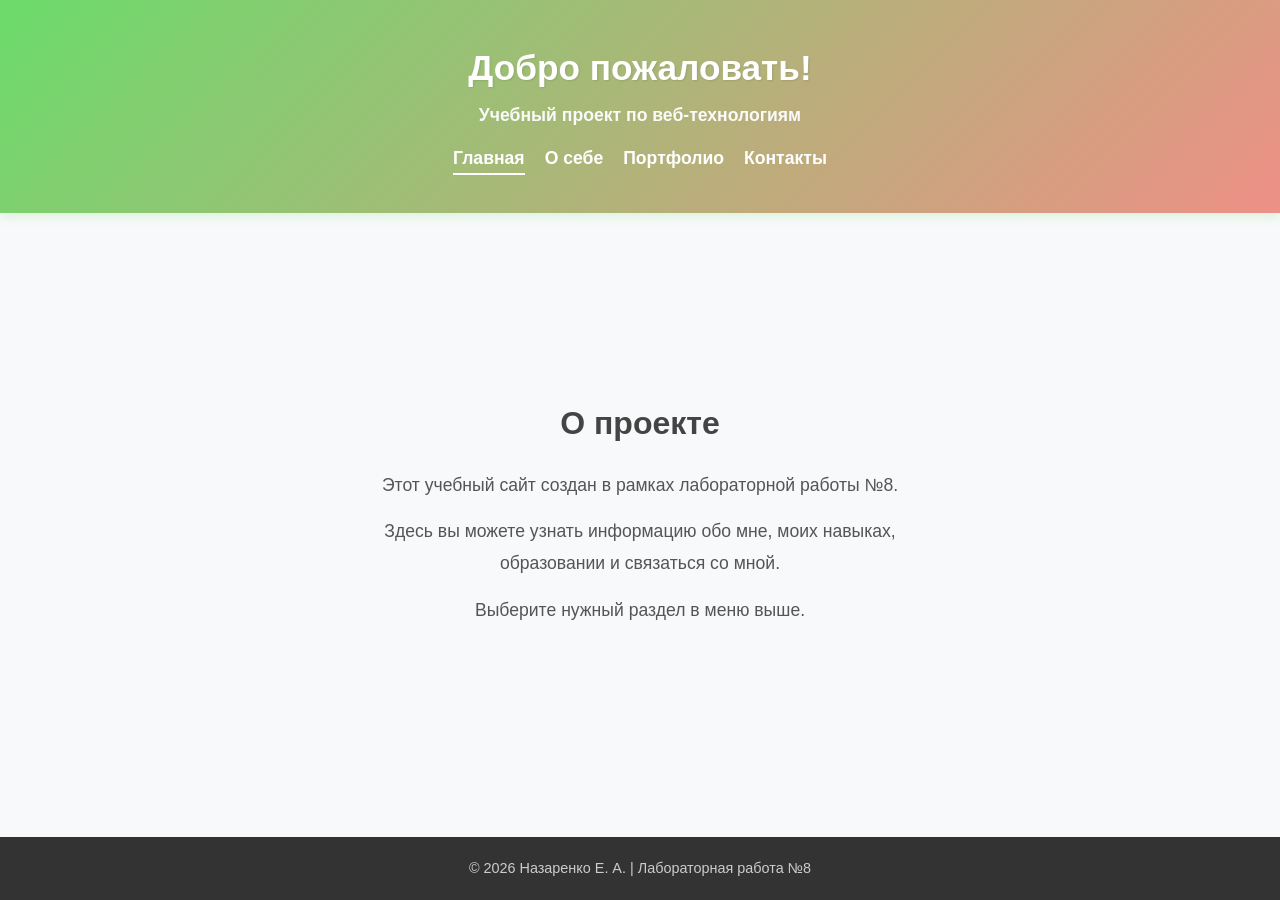
<file: index.html>
<!DOCTYPE html>
<html lang="ru">
<head>
    <meta charset="UTF-8">
    <meta name="viewport" content="width=device-width, initial-scale=1.0">
    <title>Главная | Назаренко Е. А.</title>
    <meta name="description" content="Учебный проект студентки РГУ им. Косыгина. Лабораторная работа №8 по веб-технологиям: изучение принципов работы поисковых систем и SEO.">
    <link rel="stylesheet" href="css/style.css">
</head>
<body>

    <header class="hero">
        <h1>Добро пожаловать!</h1>
        <p class="subtitle">Учебный проект по веб-технологиям</p>
        <nav>
            <ul>
                <li><a href="index.html" class="active">Главная</a></li>
                <li><a href="about.html">О себе</a></li>
                <li><a href="portfolio.html">Портфолио</a></li>
                <li><a href="contacts.html">Контакты</a></li>
            </ul>
        </nav>
    </header>

    <main class="home-main">
        <div class="welcome-text">
            <h2>О проекте</h2>
            <p>Этот учебный сайт создан в рамках лабораторной работы №8.</p>
            <p>Здесь вы можете узнать информацию обо мне, моих навыках, образовании и связаться со мной.</p>
            <p>Выберите нужный раздел в меню выше.</p>
        </div>
    </main>

    <footer>
        <p class="copyright">© <span id="year"></span> Назаренко Е. А. | Лабораторная работа №8</p>
    </footer>

    <script src="js/script.js"></script>
</body>
</html>
</file>
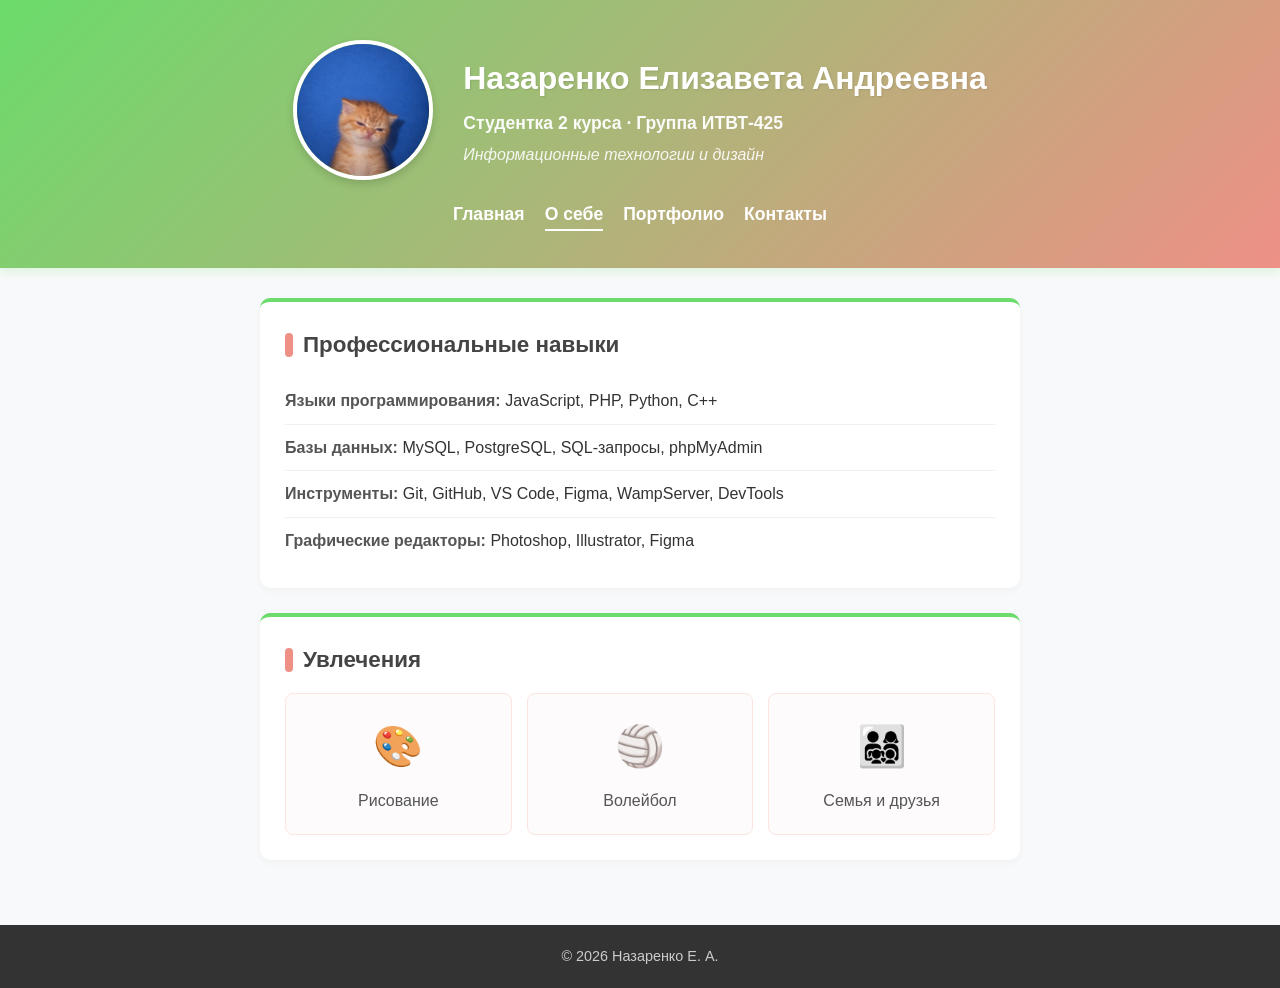
<file: about.html>
<!DOCTYPE html>
<html lang="ru">
<head>
    <meta charset="UTF-8">
    <meta name="viewport" content="width=device-width, initial-scale=1.0">
    <title>О себе | Назаренко Е. А.</title>
    <meta name="description" content="Информация о Назаренко Елизавете Андреевне: профессиональные навыки в веб-разработке, инструменты, базы данных и личные увлечения.">
    <link rel="stylesheet" href="css/style.css">
</head>
<body>

    <header class="hero">
        <div class="hero-content">
            <img src="images/avatar.jpg" alt="Фото Назаренко Е. А." class="avatar">
            <div class="hero-text">
                <h1>Назаренко Елизавета Андреевна</h1>
                <p class="subtitle">Студентка 2 курса · Группа ИТВТ-425</p>
                <p class="specialty">Информационные технологии и дизайн</p>
            </div>
        </div>
        <nav>
            <ul>
                <li><a href="index.html">Главная</a></li>
                 <li><a href="about.html" class="active">О себе</a></li>
                 <li><a href="portfolio.html">Портфолио</a></li>
                 <li><a href="contacts.html">Контакты</a></li>
            </ul>
        </nav>
    </header>

    <main>
        <section class="card">
            <h2>Профессиональные навыки</h2>
            <ul class="skill-list">
                <li><strong>Языки программирования:</strong> JavaScript, PHP, Python, C++</li>
                <li><strong>Базы данных:</strong> MySQL, PostgreSQL, SQL-запросы, phpMyAdmin</li>
                <li><strong>Инструменты:</strong> Git, GitHub, VS Code, Figma, WampServer, DevTools</li>
                <li><strong>Графические редакторы:</strong> Photoshop, Illustrator, Figma</li>
            </ul>
        </section>

        <section class="card">
            <h2>Увлечения</h2>
            <div class="hobbies-grid">
                <div class="hobby-item">
                    <span class="hobby-icon">🎨</span>
                    <h3>Рисование</h3>
                </div>
                <div class="hobby-item">
                    <span class="hobby-icon">🏐</span>
                    <h3>Волейбол</h3>
                </div>
                <div class="hobby-item">
                    <span class="hobby-icon">👨‍👩‍👧‍👦</span>
                    <h3>Семья и друзья</h3>
                </div>
            </div>
        </section>
    </main>

    <footer>
        <p class="copyright">© <span id="year"></span> Назаренко Е. А.</p>
    </footer>

    <script src="js/script.js"></script>
</body>
</html>
</file>
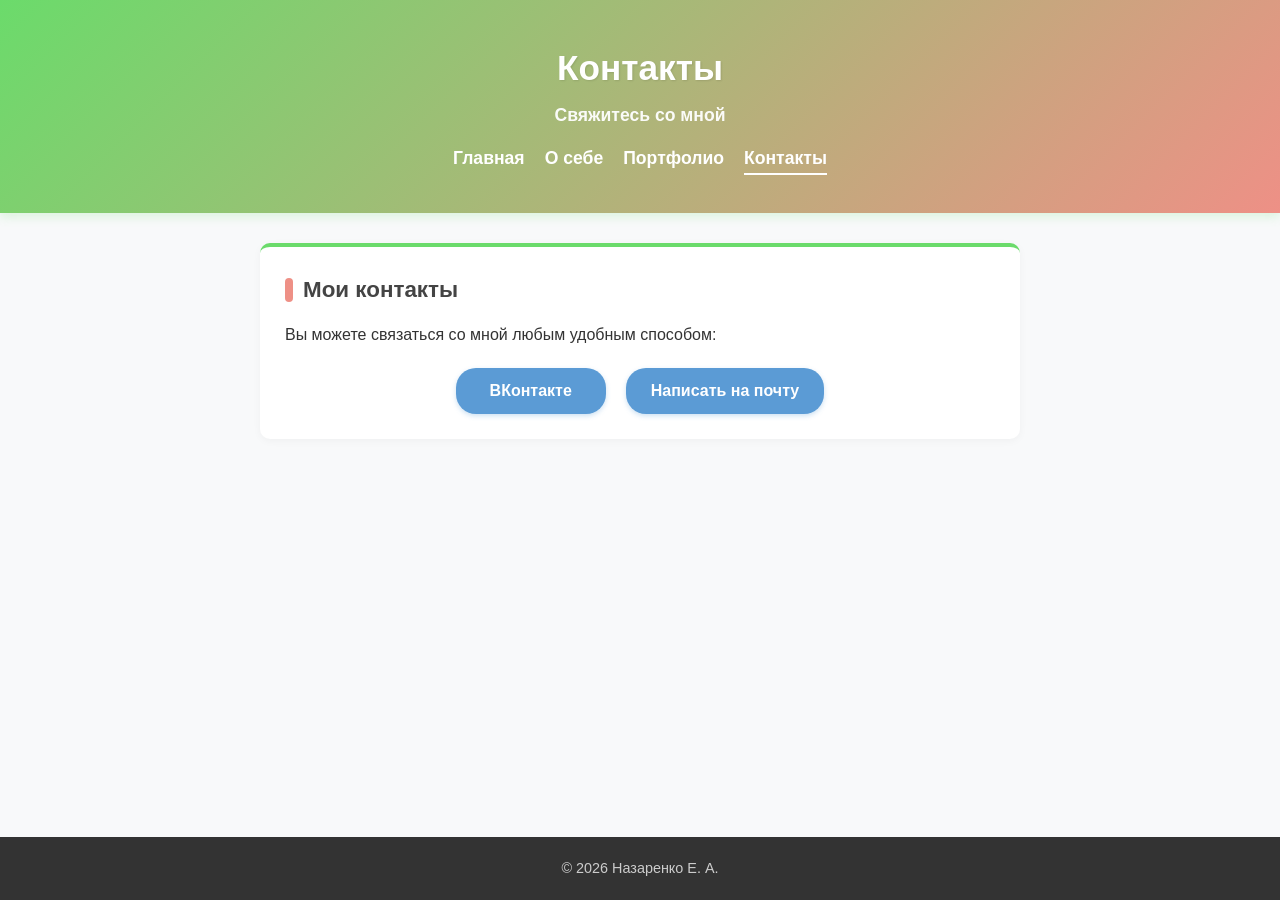
<file: contacts.html>
<!DOCTYPE html>
<html lang="ru">
<head>
    <meta charset="UTF-8">
    <meta name="viewport" content="width=device-width, initial-scale=1.0">
    <title>Контакты | Назаренко Е. А.</title>
    <meta name="description" content="Контакты Назаренко Елизаветы Андреевны. Свяжитесь со мной через ВКонтакте или напишите на электронную почту для сотрудничества.">
    <link rel="stylesheet" href="css/style.css">
</head>
<body>

    <header class="hero">
        <h1>Контакты</h1>
        <p class="subtitle">Свяжитесь со мной</p>
        <nav>
            <ul>
                <li><a href="index.html">Главная</a></li>
                <li><a href="about.html">О себе</a></li>
                <li><a href="portfolio.html">Портфолио</a></li>
                <li><a href="contacts.html" class="active">Контакты</a></li>
             </ul>
        </nav>
    </header>

    <main>
        <section class="card">
            <h2>Мои контакты</h2>
            <p style="margin-bottom: 20px;">Вы можете связаться со мной любым удобным способом:</p>
            
            <div class="contact-links">
                <a href="https://m.vk.ru/shvedkajjj" target="_blank">ВКонтакте</a>
                <a href="mailto:252487@stud.rguk.ru">Написать на почту</a>
            </div>
        </section>
    </main>

    <footer>
        <p class="copyright">© <span id="year"></span> Назаренко Е. А.</p>
    </footer>

    <script src="js/script.js"></script>
</body>
</html>
</file>
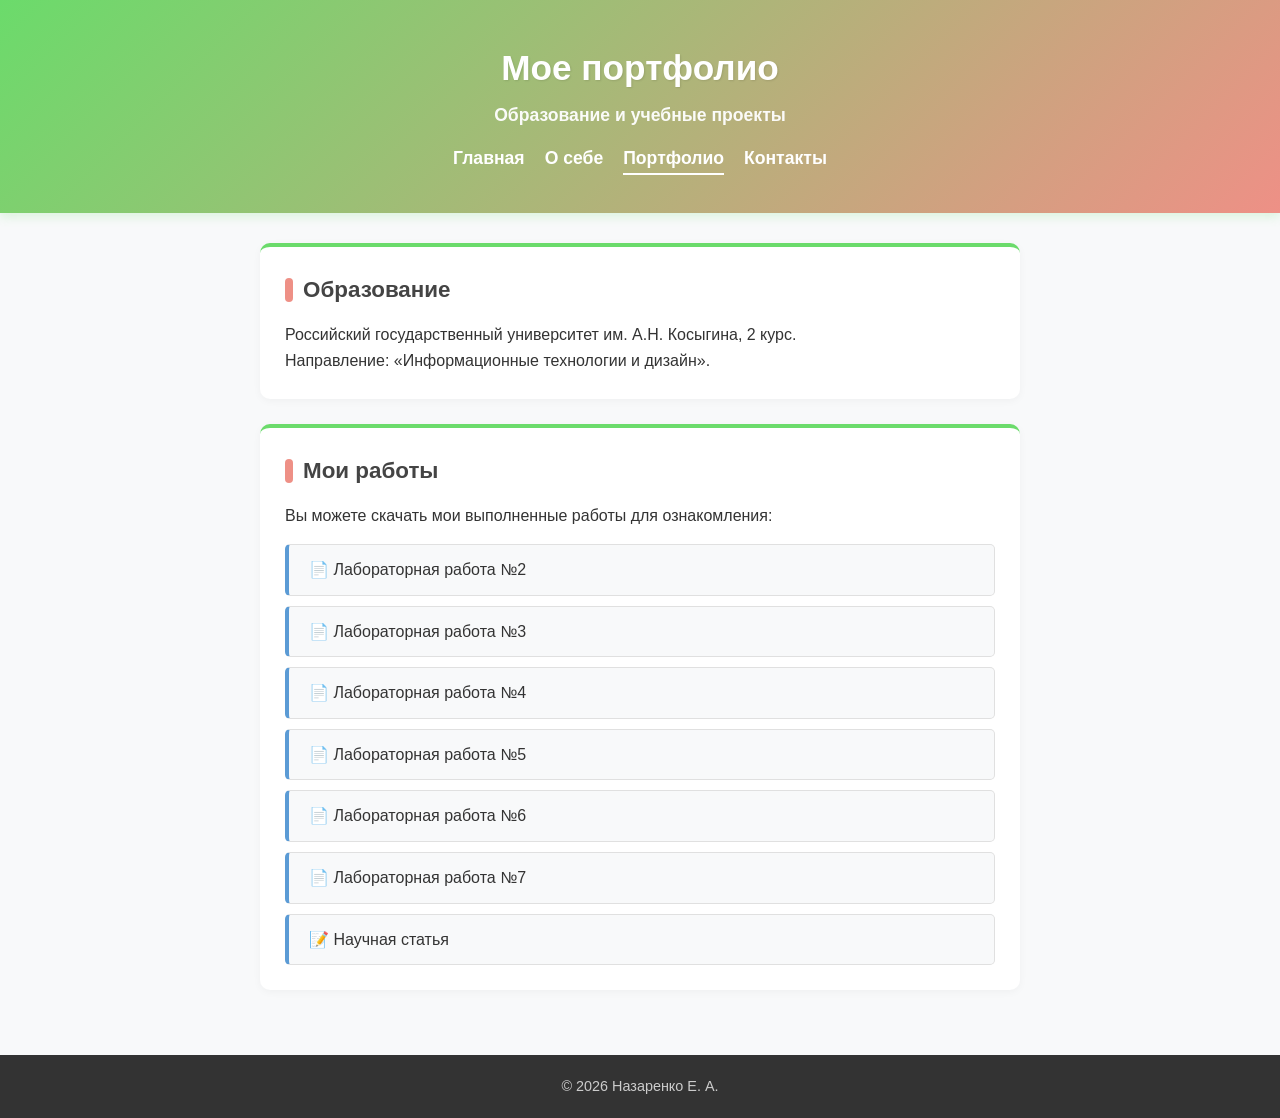
<file: portfolio.html>
<!DOCTYPE html>
<html lang="ru">
<head>
    <meta charset="UTF-8">
    <meta name="viewport" content="width=device-width, initial-scale=1.0">
    <title>Портфолио | Назаренко Е. А.</title>
    <meta name="description" content="Портфолио учебных работ Назаренко Е. А. Скачать выполненные лабораторные работы по веб-технологиям и научную статью.">
    <link rel="stylesheet" href="css/style.css">
</head>
<body>

    <header class="hero">
        <h1>Мое портфолио</h1>
        <p class="subtitle">Образование и учебные проекты</p>
        <nav>
            <ul>
                <li><a href="index.html">Главная</a></li>
                <li><a href="about.html">О себе</a></li>
                <li><a href="portfolio.html" class="active">Портфолио</a></li>
                <li><a href="contacts.html">Контакты</a></li>
            </ul>
        </nav>
    </header>

    <main>
        <section class="card">
            <h2>Образование</h2>
            <p>Российский государственный университет им. А.Н. Косыгина, 2 курс.</p>
            <p>Направление: «Информационные технологии и дизайн».</p>
        </section>

        <section class="card">
            <h2>Мои работы</h2>
            <p>Вы можете скачать мои выполненные работы для ознакомления:</p>
            
            <div class="file-list">
                <a href="files/lr2.docx" download class="file-link">📄 Лабораторная работа №2</a>
                <a href="files/lr3.docx" download class="file-link">📄 Лабораторная работа №3</a>
                <a href="files/lr4.docx" download class="file-link">📄 Лабораторная работа №4</a>
                <a href="files/lr5.docx" download class="file-link">📄 Лабораторная работа №5</a>
                <a href="files/lr6.docx" download class="file-link">📄 Лабораторная работа №6</a>
                <a href="files/lr7.docx" download class="file-link">📄 Лабораторная работа №7</a>
                <a href="files/статья.docx" download class="file-link">📝 Научная статья</a>
            </div>
        </section>
    </main>

    <footer>
        <p class="copyright">© <span id="year"></span> Назаренко Е. А.</p>
    </footer>

    <script src="js/script.js"></script>
</body>
</html>
</file>
<file: css/style.css>
/* --- Базовые настройки --- */
* {
    box-sizing: border-box;
    margin: 0;
    padding: 0;
}

body {
    font-family: 'Segoe UI', Arial, sans-serif;
    background-color: #f8f9fa; /* Очень светлый фон */
    color: #333;
    line-height: 1.6;
    display: flex;
    flex-direction: column;
    min-height: 100vh; /* Прижимаем футер вниз */
}

/* --- Шапка (Hero) --- */
.hero {
    background: linear-gradient(135deg, #6bdb6b, #ee9086); /* Градиент */
    color: #fff;
    padding: 40px 20px;
    margin-bottom: 30px;
    box-shadow: 0 4px 10px rgba(107, 219, 107, 0.2);
    text-align: center; /* Центрируем текст в шапке */
}

.hero h1 {
    font-size: 2.2rem;
    margin-bottom: 5px;
    text-shadow: 1px 1px 2px rgba(0,0,0,0.1);
}

.hero .subtitle {
    font-size: 1.1rem;
    font-weight: 600;
    opacity: 0.95;
    margin-bottom: 10px;
}

/* --- Блок с аватаркой (только для страницы "О себе") --- */
.hero-content {
    max-width: 800px;
    margin: 0 auto 20px;
    display: flex;
    align-items: center;
    justify-content: center;
    gap: 30px;
}

.avatar {
    width: 140px;
    height: 140px;
    border-radius: 50%; /* Круглая аватарка */
    object-fit: cover;
    border: 4px solid #fff;
    box-shadow: 0 4px 8px rgba(0,0,0,0.15);
    background-color: #eee;
}

.hero-text {
    text-align: left;
}

.hero-text h1 {
    font-size: 2rem;
    margin-bottom: 5px;
}

.hero-text .subtitle {
    font-size: 1.1rem;
    font-weight: 600;
    opacity: 0.95;
    margin-bottom: 5px;
}

.hero-text .specialty {
    font-size: 1rem;
    opacity: 0.9;
    font-style: italic;
}

/* --- Навигационное меню --- */
nav ul {
    list-style: none;
    padding: 0;
    display: flex;
    justify-content: center;
    gap: 20px;
    margin-top: 15px;
}

nav a {
    color: #fff;
    text-decoration: none;
    font-weight: 600;
    font-size: 1.1rem;
    padding-bottom: 5px;
    border-bottom: 2px solid transparent;
    transition: border-color 0.2s;
}

nav a:hover, nav a.active {
    border-bottom: 2px solid #fff;
}

/* --- Основной контент --- */
main {
    max-width: 800px;
    margin: 0 auto;
    padding: 0 20px 40px;
    flex: 1; /* Занимает всё свободное место, прижимая футер */
    width: 100%;
}

/* --- Стили для центрирования текста на главной странице --- */
.home-main {
    display: flex;
    align-items: center;     /* Центрирование по вертикали */
    justify-content: center; /* Центрирование по горизонтали */
    text-align: center;      /* Выравнивание текста по центру */
}

.welcome-text {
    max-width: 600px; /* Ограничиваем ширину текста */
    padding: 20px;
}

.welcome-text h2 {
    color: #444;
    font-size: 2rem;
    margin-bottom: 20px;
}

.welcome-text p {
    font-size: 1.1rem;
    color: #555;
    margin-bottom: 15px;
    line-height: 1.8;
}

/* --- Карточки контента --- */
.card {
    background: #fff;
    border-radius: 10px;
    padding: 25px;
    margin-bottom: 25px;
    box-shadow: 0 2px 8px rgba(0,0,0,0.04);
    border-top: 4px solid #6bdb6b; /* Зеленая полоска сверху */
}

.card h2 {
    color: #444;
    margin-bottom: 15px;
    font-size: 1.4rem;
    display: flex;
    align-items: center;
}

.card h2::before {
    content: "";
    display: inline-block;
    width: 8px;
    height: 24px;
    background-color: #ee9086; /* Персиковый маркер */
    margin-right: 10px;
    border-radius: 4px;
}

/* --- Список навыков --- */
.skill-list {
    list-style-type: none;
}

.skill-list li {
    padding: 10px 0;
    border-bottom: 1px solid #f0f0f0;
}

.skill-list li:last-child {
    border-bottom: none;
}

.skill-list strong {
    color: #555;
}

/* --- Увлечения (Сетка) --- */
.hobbies-grid {
    display: grid;
    grid-template-columns: repeat(auto-fit, minmax(150px, 1fr));
    gap: 15px;
}

.hobby-item {
    background: #fdfbfb; /* Легкий персиковый оттенок */
    border: 1px solid #fce4e0;
    border-radius: 8px;
    padding: 20px;
    text-align: center;
    transition: transform 0.2s, box-shadow 0.2s;
}

.hobby-item:hover {
    transform: translateY(-3px);
    box-shadow: 0 4px 12px rgba(238, 144, 134, 0.2);
    border-color: #ee9086;
}

.hobby-icon {
    font-size: 2.5rem;
    display: block;
    margin-bottom: 10px;
}

.hobby-item h3 {
    font-size: 1rem;
    color: #555;
    font-weight: 500;
}

/* --- Стили для скачиваемых файлов --- */
.file-list {
    display: flex;
    flex-direction: column;
    gap: 10px;
    margin-top: 15px;
}

.file-link {
    display: block;
    padding: 12px 20px;
    background-color: #f8f9fa;
    border: 1px solid #e0e0e0;
    border-left: 4px solid #5b9bd5; /* Синяя полоска слева */
    border-radius: 5px;
    color: #333;
    text-decoration: none;
    font-weight: 500;
    transition: background-color 0.2s, transform 0.1s, box-shadow 0.2s;
}

.file-link:hover {
    background-color: #fff;
    transform: translateX(5px); /* Сдвиг вправо при наведении */
    box-shadow: 0 2px 8px rgba(0,0,0,0.1);
    color: #5b9bd5;
}

/* --- Кнопки контактов --- */
.contact-links {
    display: flex;
    justify-content: center;
    gap: 20px;
    flex-wrap: wrap;
    margin-top: 20px;
}

.contact-links a {
    display: inline-block;
    padding: 10px 25px; 
    background-color: #5b9bd5; /* Спокойный синий */
    color: #fff;
    text-decoration: none;
    border-radius: 20px;
    font-weight: 600;
    transition: background-color 0.2s, transform 0.1s;
    font-size: 1rem;
    min-width: 150px;
    text-align: center;
    box-shadow: 0 2px 5px rgba(91, 155, 213, 0.3);
}

.contact-links a:hover {
    background-color: #4a86c3; /* Темнее при наведении */
    transform: translateY(-2px);
    box-shadow: 0 4px 8px rgba(91, 155, 213, 0.4);
}

/* --- Подвал --- */
footer {
    text-align: center;
    padding: 20px;
    background: #333;
    color: #fff;
}

.copyright {
    color: #ccc;
    font-size: 0.9rem;
}

/* --- Адаптивность для телефонов --- */
@media (max-width: 600px) {
    .hero-content {
        flex-direction: column;
        text-align: center;
    }
    .hero-text {
        text-align: center;
    }
    nav ul {
        flex-direction: column;
        gap: 10px;
    }
    .hero-text h1, .hero h1 {
        font-size: 1.6rem;
    }
    .avatar {
        width: 120px;
        height: 120px;
    }
    .contact-links {
        flex-direction: column;
    }
    .contact-links a {
        width: 100%;
    }
}
</file>
